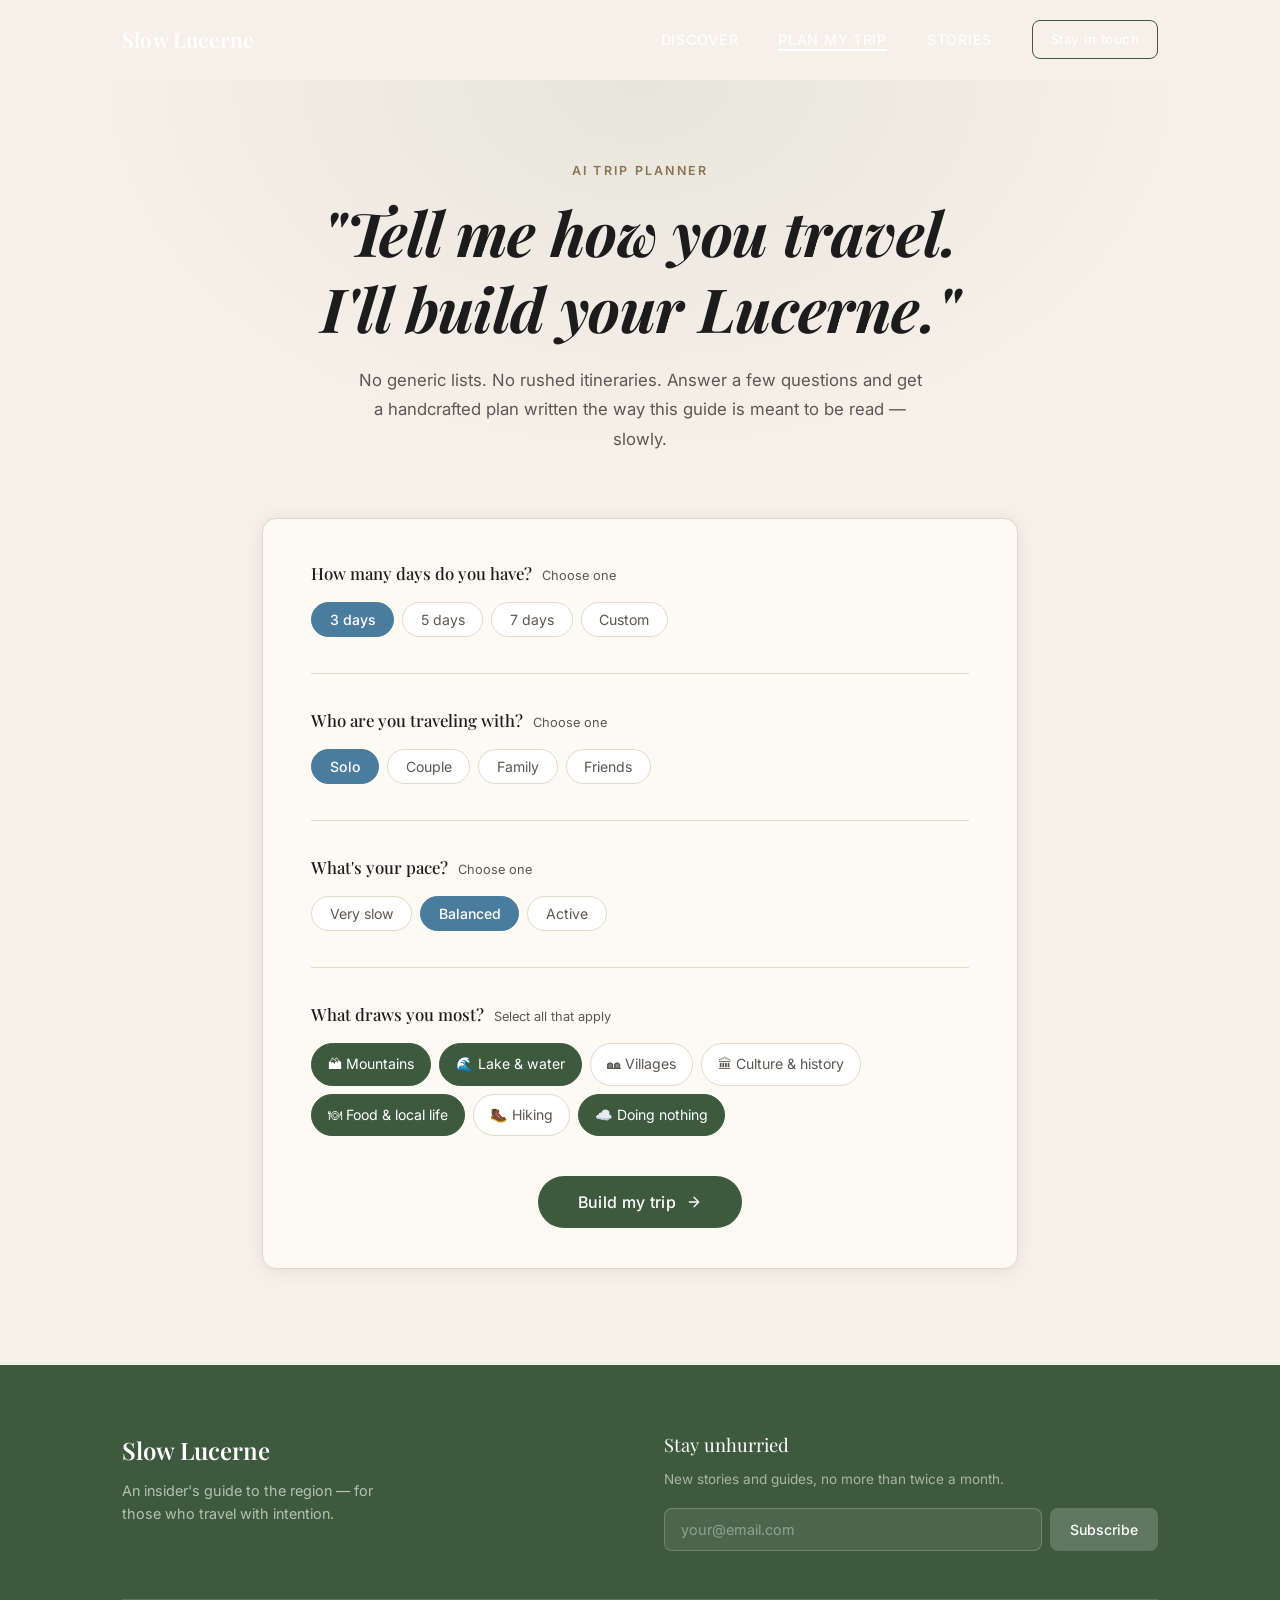
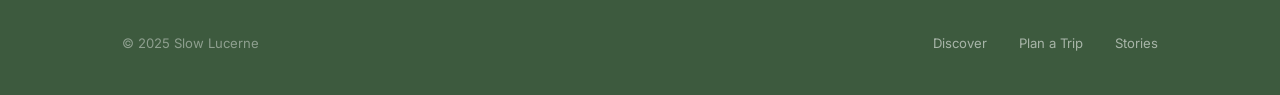
<file: planner.html>
<!DOCTYPE html>
<html lang="en">
<head>
  <meta charset="UTF-8" />
  <meta name="viewport" content="width=device-width, initial-scale=1.0" />
  <title>Plan My Trip — Slow Lucerne</title>
  <meta name="description" content="Tell me how you travel. I'll build your personal Lucerne — a handcrafted itinerary that fits who you are." />
  <link rel="stylesheet" href="styles.css" />
  <style>

    /* --- Page layout --- */
    .planner-page {
      min-height: 100vh;
      padding-top: 5rem;
    }

    .planner-hero {
      padding: 5rem 0 4rem;
      text-align: center;
      background: var(--color-bg);
      position: relative;
      overflow: hidden;
    }

    .planner-hero::before {
      content: '';
      position: absolute;
      inset: 0;
      background: radial-gradient(ellipse at 50% 0%, rgba(61,90,62,0.07) 0%, transparent 60%);
      pointer-events: none;
    }

    .planner-hero__eyebrow {
      display: block;
      font-size: 0.78rem;
      font-weight: 600;
      letter-spacing: 0.18em;
      text-transform: uppercase;
      color: var(--color-stone);
      margin-bottom: 0.75rem;
    }

    .planner-hero h1 {
      margin-bottom: 1.25rem;
      font-style: italic;
    }

    .planner-hero p {
      margin: 0 auto;
      max-width: 52ch;
      font-size: 1.05rem;
      color: var(--color-text-muted);
      line-height: 1.75;
    }

    /* --- Form area --- */
    .planner-layout {
      max-width: 820px;
      margin: 0 auto;
      padding: 0 2rem 6rem;
    }

    .planner-form {
      background: var(--color-card-bg);
      border: 1px solid var(--color-border);
      border-radius: var(--radius-lg);
      padding: 2.5rem 3rem;
      box-shadow: var(--shadow-card);
    }

    .planner-form__section {
      margin-bottom: 2.25rem;
    }

    .planner-form__section:last-of-type {
      margin-bottom: 0;
    }

    .planner-form__label {
      display: block;
      font-family: var(--font-serif);
      font-size: 1.05rem;
      font-weight: 500;
      color: var(--color-text);
      margin-bottom: 0.85rem;
    }

    .planner-form__label span {
      font-family: var(--font-sans);
      font-size: 0.8rem;
      font-weight: 400;
      color: var(--color-text-muted);
      margin-left: 0.4rem;
    }

    .planner-form__divider {
      border: none;
      border-top: 1px solid var(--color-border);
      margin: 2rem 0;
    }

    /* Days input */
    .days-row {
      display: flex;
      align-items: center;
      gap: 0.75rem;
      flex-wrap: wrap;
    }

    .days-row .pill-group {
      flex: 1;
    }

    .days-custom {
      display: flex;
      align-items: center;
      gap: 0.5rem;
    }

    .days-custom input[type="number"] {
      width: 64px;
      padding: 0.5rem 0.6rem;
      border-radius: var(--radius);
      border: 1.5px solid var(--color-border);
      background: var(--color-white);
      color: var(--color-text);
      font-family: var(--font-sans);
      font-size: 0.9rem;
      text-align: center;
      outline: none;
      transition: var(--transition);
      display: none;
    }

    .days-custom input[type="number"]:focus {
      border-color: var(--color-blue);
      box-shadow: 0 0 0 3px rgba(74,124,158,0.12);
    }

    .days-custom input[type="number"].visible {
      display: block;
    }

    .days-custom label {
      font-size: 0.85rem;
      color: var(--color-text-muted);
      display: none;
    }

    .days-custom label.visible {
      display: block;
    }

    /* Checkboxes grid */
    .checkbox-grid {
      display: flex;
      flex-wrap: wrap;
      gap: 0.5rem;
    }

    /* Submit area */
    .planner-submit {
      text-align: center;
      margin-top: 2.5rem;
    }

    .planner-submit .btn {
      font-size: 1rem;
      padding: 1rem 2.5rem;
      border-radius: 100px;
      gap: 0.65rem;
    }

    .planner-submit .btn svg {
      transition: transform 0.3s ease;
    }

    .planner-submit .btn:hover svg {
      transform: translateX(3px);
    }

    /* --- Loading state --- */
    .planner-loading {
      display: none;
      text-align: center;
      padding: 4rem 2rem;
      background: var(--color-card-bg);
      border: 1px solid var(--color-border);
      border-radius: var(--radius-lg);
      box-shadow: var(--shadow-card);
      margin-top: 2rem;
    }

    .planner-loading.visible {
      display: block;
    }

    .planner-loading__title {
      font-family: var(--font-serif);
      font-size: 1.4rem;
      font-style: italic;
      color: var(--color-text);
      margin: 1rem 0 0.5rem;
    }

    .planner-loading__sub {
      font-size: 0.9rem;
      color: var(--color-text-muted);
      max-width: none;
    }

    /* --- Result card --- */
    .itinerary-result {
      display: none;
      margin-top: 2rem;
    }

    .itinerary-result.visible {
      display: block;
    }

    .itinerary-header {
      background: var(--color-green);
      color: var(--color-white);
      border-radius: var(--radius-lg) var(--radius-lg) 0 0;
      padding: 2rem 2.5rem;
      display: flex;
      align-items: flex-start;
      justify-content: space-between;
      gap: 1rem;
    }

    .itinerary-header__title {
      font-family: var(--font-serif);
      font-size: 1.5rem;
      font-style: italic;
      color: var(--color-white);
      margin-bottom: 0.3rem;
    }

    .itinerary-header__sub {
      font-size: 0.85rem;
      color: rgba(255,255,255,0.65);
    }

    .itinerary-copy-btn {
      flex-shrink: 0;
      padding: 0.55rem 1.1rem;
      border-radius: var(--radius);
      border: 1.5px solid rgba(255,255,255,0.35);
      background: rgba(255,255,255,0.1);
      color: var(--color-white);
      font-family: var(--font-sans);
      font-size: 0.82rem;
      font-weight: 500;
      cursor: pointer;
      transition: var(--transition);
      display: flex;
      align-items: center;
      gap: 0.4rem;
      white-space: nowrap;
    }

    .itinerary-copy-btn:hover {
      background: rgba(255,255,255,0.2);
      border-color: rgba(255,255,255,0.6);
    }

    .itinerary-copy-btn.copied {
      background: rgba(255,255,255,0.25);
      border-color: rgba(255,255,255,0.7);
    }

    .itinerary-body {
      background: var(--color-card-bg);
      border: 1px solid var(--color-border);
      border-top: none;
      border-radius: 0 0 var(--radius-lg) var(--radius-lg);
      padding: 2.5rem;
    }

    .itinerary-content {
      font-size: 1rem;
      line-height: 1.85;
      color: var(--color-text-muted);
    }

    /* Day sections rendered from API */
    .itinerary-content .day-block {
      margin-bottom: 2.5rem;
      padding-bottom: 2.5rem;
      border-bottom: 1px solid var(--color-border);
    }

    .itinerary-content .day-block:last-child {
      margin-bottom: 0;
      padding-bottom: 0;
      border-bottom: none;
    }

    .itinerary-content .day-title {
      font-family: var(--font-serif);
      font-size: 1.35rem;
      font-weight: 600;
      color: var(--color-text);
      margin-bottom: 1.25rem;
    }

    .itinerary-content .time-slot {
      margin-bottom: 1.25rem;
    }

    .itinerary-content .time-label {
      display: inline-flex;
      align-items: center;
      gap: 0.4rem;
      font-size: 0.75rem;
      font-weight: 600;
      letter-spacing: 0.1em;
      text-transform: uppercase;
      color: var(--color-stone);
      margin-bottom: 0.4rem;
    }

    .itinerary-content .time-label::before {
      content: '';
      display: inline-block;
      width: 20px;
      height: 1.5px;
      background: var(--color-stone);
    }

    .itinerary-content p {
      max-width: none;
      color: var(--color-text-muted);
    }

    /* Error state */
    .planner-error {
      display: none;
      margin-top: 2rem;
      padding: 1.5rem;
      background: #FEF2F2;
      border: 1px solid #FECACA;
      border-radius: var(--radius);
      color: #991B1B;
      font-size: 0.92rem;
    }

    .planner-error.visible {
      display: block;
    }

    /* Responsive */
    @media (max-width: 640px) {
      .planner-form {
        padding: 1.75rem 1.5rem;
      }

      .itinerary-header {
        flex-direction: column;
        padding: 1.75rem;
      }

      .itinerary-body {
        padding: 1.75rem;
      }
    }
  </style>
</head>
<body class="planner-page">

  <!-- ===================== NAVIGATION ===================== -->
  <nav class="nav scrolled" id="nav">
    <div class="nav__inner">
      <a href="index.html" class="nav__logo">Slow Lucerne</a>
      <ul class="nav__links">
        <li><a href="discover.html">Discover</a></li>
        <li><a href="planner.html" class="active">Plan My Trip</a></li>
        <li><a href="stories.html">Stories</a></li>
        <li><a href="index.html#newsletter" class="btn btn--secondary" style="padding:0.45rem 1.1rem; font-size:0.82rem; letter-spacing:0.04em; text-transform:none;">Stay in touch</a></li>
      </ul>
    </div>
  </nav>

  <!-- ===================== HERO ===================== -->
  <section class="planner-hero">
    <div class="container">
      <span class="planner-hero__eyebrow reveal">AI Trip Planner</span>
      <h1 class="reveal reveal--delay-1">"Tell me how you travel.<br>I'll build your Lucerne."</h1>
      <p class="reveal reveal--delay-2">
        No generic lists. No rushed itineraries. Answer a few questions and get a handcrafted
        plan written the way this guide is meant to be read — slowly.
      </p>
    </div>
  </section>

  <!-- ===================== PLANNER FORM ===================== -->
  <main class="planner-layout">

    <form class="planner-form reveal" id="planner-form" onsubmit="handlePlannerSubmit(event)" novalidate>

      <!-- Days -->
      <div class="planner-form__section">
        <label class="planner-form__label">
          How many days do you have?
          <span>Choose one</span>
        </label>
        <div class="days-row">
          <div class="pill-group" id="days-pills">
            <button type="button" class="pill selected" data-value="3">3 days</button>
            <button type="button" class="pill" data-value="5">5 days</button>
            <button type="button" class="pill" data-value="7">7 days</button>
            <button type="button" class="pill" data-value="custom">Custom</button>
          </div>
          <div class="days-custom">
            <input
              type="number"
              id="custom-days"
              min="1"
              max="21"
              placeholder="e.g. 4"
              aria-label="Custom number of days"
            />
            <label for="custom-days">days</label>
          </div>
        </div>
      </div>

      <hr class="planner-form__divider" />

      <!-- Travel group -->
      <div class="planner-form__section">
        <label class="planner-form__label">
          Who are you traveling with?
          <span>Choose one</span>
        </label>
        <div class="pill-group" id="group-pills">
          <button type="button" class="pill selected" data-value="Solo">Solo</button>
          <button type="button" class="pill" data-value="Couple">Couple</button>
          <button type="button" class="pill" data-value="Family">Family</button>
          <button type="button" class="pill" data-value="Friends">Friends</button>
        </div>
      </div>

      <hr class="planner-form__divider" />

      <!-- Pace -->
      <div class="planner-form__section">
        <label class="planner-form__label">
          What's your pace?
          <span>Choose one</span>
        </label>
        <div class="pill-group" id="pace-pills">
          <button type="button" class="pill" data-value="Very slow">Very slow</button>
          <button type="button" class="pill selected" data-value="Balanced">Balanced</button>
          <button type="button" class="pill" data-value="Active">Active</button>
        </div>
      </div>

      <hr class="planner-form__divider" />

      <!-- Interests -->
      <div class="planner-form__section">
        <label class="planner-form__label">
          What draws you most?
          <span>Select all that apply</span>
        </label>
        <div class="checkbox-grid">
          <label class="checkbox-pill">
            <input type="checkbox" name="interests" value="Mountains" checked />
            🏔 Mountains
          </label>
          <label class="checkbox-pill">
            <input type="checkbox" name="interests" value="Lake & water" checked />
            🌊 Lake & water
          </label>
          <label class="checkbox-pill">
            <input type="checkbox" name="interests" value="Villages" />
            🏘 Villages
          </label>
          <label class="checkbox-pill">
            <input type="checkbox" name="interests" value="Culture & history" />
            🏛 Culture & history
          </label>
          <label class="checkbox-pill">
            <input type="checkbox" name="interests" value="Food & local life" checked />
            🍽 Food & local life
          </label>
          <label class="checkbox-pill">
            <input type="checkbox" name="interests" value="Hiking" />
            🥾 Hiking
          </label>
          <label class="checkbox-pill">
            <input type="checkbox" name="interests" value="Doing nothing" checked />
            ☁️ Doing nothing
          </label>
        </div>
      </div>

      <!-- Submit -->
      <div class="planner-submit">
        <button type="submit" class="btn btn--primary" id="submit-btn">
          Build my trip
          <svg width="16" height="16" viewBox="0 0 24 24" fill="none" stroke="currentColor" stroke-width="2" stroke-linecap="round" stroke-linejoin="round"><path d="M5 12h14M12 5l7 7-7 7"/></svg>
        </button>
      </div>

    </form>

    <!-- Loading -->
    <div class="planner-loading" id="planner-loading">
      <div class="loading-dots">
        <span></span><span></span><span></span>
      </div>
      <div class="planner-loading__title">Crafting your Lucerne...</div>
      <p class="planner-loading__sub">Thinking about your pace, your people, what draws you here.</p>
    </div>

    <!-- Error -->
    <div class="planner-error" id="planner-error"></div>

    <!-- Result -->
    <div class="itinerary-result" id="itinerary-result">
      <div class="itinerary-header">
        <div>
          <div class="itinerary-header__title" id="itinerary-title">Your Lucerne</div>
          <div class="itinerary-header__sub" id="itinerary-meta">Personalized slow travel itinerary</div>
        </div>
        <button class="itinerary-copy-btn" id="copy-btn" onclick="copyItinerary()">
          <svg width="13" height="13" viewBox="0 0 24 24" fill="none" stroke="currentColor" stroke-width="2" stroke-linecap="round" stroke-linejoin="round">
            <rect x="9" y="9" width="13" height="13" rx="2" ry="2"/><path d="M5 15H4a2 2 0 01-2-2V4a2 2 0 012-2h9a2 2 0 012 2v1"/>
          </svg>
          Copy itinerary
        </button>
      </div>
      <div class="itinerary-body">
        <div class="itinerary-content" id="itinerary-content"></div>
      </div>
    </div>

    <!-- New trip CTA after result -->
    <div id="new-trip-cta" style="display:none; text-align:center; margin-top:2rem;">
      <button class="btn btn--secondary" onclick="resetPlanner()">Plan a different trip</button>
    </div>

  </main>

  <!-- ===================== FOOTER ===================== -->
  <footer class="footer">
    <div class="footer__inner">
      <div class="footer__top">
        <div class="footer__brand">
          <div class="footer__brand-name">Slow Lucerne</div>
          <p class="footer__brand-tagline">An insider's guide to the region — for those who travel with intention.</p>
        </div>
        <div class="footer__newsletter">
          <div class="footer__newsletter-label">Stay unhurried</div>
          <p class="footer__newsletter-hint">New stories and guides, no more than twice a month.</p>
          <form class="footer__form" onsubmit="handleNewsletterSubmit(event)">
            <input type="email" class="footer__input" placeholder="your@email.com" required aria-label="Email address" />
            <button type="submit" class="footer__submit">Subscribe</button>
          </form>
        </div>
      </div>
      <div class="footer__bottom">
        <span>© 2025 Slow Lucerne</span>
        <nav class="footer__nav">
          <a href="discover.html">Discover</a>
          <a href="planner.html">Plan a Trip</a>
          <a href="stories.html">Stories</a>
        </nav>
      </div>
    </div>
  </footer>

  <!-- ===================== SCRIPTS ===================== -->
  <script src="script.js"></script>
  <script>

    // --- Pill toggle logic ---
    function setupPillGroup(groupId, multiSelect = false) {
      const group = document.getElementById(groupId);
      if (!group) return;
      group.querySelectorAll('.pill').forEach(pill => {
        pill.addEventListener('click', function () {
          if (!multiSelect) {
            group.querySelectorAll('.pill').forEach(p => p.classList.remove('selected'));
            this.classList.add('selected');

            // Handle custom days
            if (groupId === 'days-pills') {
              const customInput = document.getElementById('custom-days');
              const customLabel = document.querySelector('.days-custom label');
              if (this.dataset.value === 'custom') {
                customInput.classList.add('visible');
                customLabel.classList.add('visible');
                customInput.focus();
              } else {
                customInput.classList.remove('visible');
                customLabel.classList.remove('visible');
              }
            }
          } else {
            this.classList.toggle('selected');
          }
        });
      });
    }

    setupPillGroup('days-pills');
    setupPillGroup('group-pills');
    setupPillGroup('pace-pills');

    // --- Get form values ---
    function getFormValues() {
      // Days
      const daysPill = document.querySelector('#days-pills .pill.selected');
      let days;
      if (daysPill && daysPill.dataset.value === 'custom') {
        days = document.getElementById('custom-days').value || '3';
      } else {
        days = daysPill ? daysPill.dataset.value : '3';
      }

      // Group
      const groupPill = document.querySelector('#group-pills .pill.selected');
      const group = groupPill ? groupPill.dataset.value : 'Solo';

      // Pace
      const pacePill = document.querySelector('#pace-pills .pill.selected');
      const pace = pacePill ? pacePill.dataset.value : 'Balanced';

      // Interests
      const interests = Array.from(
        document.querySelectorAll('input[name="interests"]:checked')
      ).map(cb => cb.value);

      return { days, group, pace, interests };
    }

    // --- Build prompt ---
    function buildUserPrompt(values) {
      const interestsList = values.interests.length > 0
        ? values.interests.join(', ')
        : 'general slow travel';

      return `Please create a personalized slow travel itinerary for the Lucerne region based on the following:

- Duration: ${values.days} days
- Traveling as: ${values.group}
- Preferred pace: ${values.pace}
- Drawn most to: ${interestsList}

Please structure the itinerary day by day. For each day, write three sections: Morning, Afternoon, and Evening. Write in flowing, narrative paragraphs — not bullet points. Make the traveler feel like they're already there. Keep the tone warm, unhurried, and insider. Reference specific places in the region.`;
    }

    // --- Parse and render the itinerary HTML ---
    function renderItinerary(text) {
      const container = document.getElementById('itinerary-content');

      // Split by Day markers
      const dayPattern = /\*?\*?Day\s+(\d+|One|Two|Three|Four|Five|Six|Seven)\b[^*\n]*/gi;

      // Split text into segments by "Day X" headings
      const segments = text.split(/(?=\*?\*?Day\s+\d+)/i);

      let html = '';

      segments.forEach(segment => {
        segment = segment.trim();
        if (!segment) return;

        // Extract day title
        const dayMatch = segment.match(/^(\*?\*?Day\s+\d+[^\n]*)/i);
        const dayTitle = dayMatch ? dayMatch[1].replace(/\*+/g, '').trim() : null;
        const body = dayMatch ? segment.slice(dayMatch[0].length).trim() : segment;

        html += '<div class="day-block">';
        if (dayTitle) {
          html += `<div class="day-title">${escapeHtml(dayTitle)}</div>`;
        }

        // Split by Morning / Afternoon / Evening
        const timePattern = /\*?\*?(Morning|Afternoon|Evening)\*?\*?/gi;
        const timeParts = body.split(timePattern);

        let i = 0;
        // First part before first time label (if any)
        if (timeParts[0] && timeParts[0].trim()) {
          html += `<p>${formatParagraphs(timeParts[0])}</p>`;
          i = 1;
        } else {
          i = 1;
        }

        while (i < timeParts.length) {
          const label = timeParts[i];
          const content = timeParts[i + 1] || '';
          if (label && /morning|afternoon|evening/i.test(label)) {
            html += `<div class="time-slot">`;
            html += `<div class="time-label">${escapeHtml(label.trim())}</div>`;
            html += `<p>${formatParagraphs(content)}</p>`;
            html += `</div>`;
          }
          i += 2;
        }

        html += '</div>';
      });

      // If parsing found nothing structured, just show as paragraphs
      if (!html || html === '') {
        html = text.split('\n\n').map(p => p.trim())
          .filter(Boolean)
          .map(p => `<p>${escapeHtml(p)}</p>`)
          .join('');
      }

      container.innerHTML = html;
    }

    function formatParagraphs(text) {
      return text
        .replace(/\*\*(.+?)\*\*/g, '<strong>$1</strong>')
        .replace(/\*(.+?)\*/g, '<em>$1</em>')
        .trim()
        .split('\n\n')
        .filter(p => p.trim())
        .map(p => escapeHtml(p.trim()))
        .join('</p><p>');
    }

    function escapeHtml(str) {
      return str
        .replace(/&/g, '&amp;')
        .replace(/</g, '&lt;')
        .replace(/>/g, '&gt;');
    }

    // --- Main submit handler ---
    async function handlePlannerSubmit(e) {
      e.preventDefault();

      const values = getFormValues();
      const form = document.getElementById('planner-form');
      const loading = document.getElementById('planner-loading');
      const result = document.getElementById('itinerary-result');
      const error = document.getElementById('planner-error');
      const newTripCta = document.getElementById('new-trip-cta');

      // Show loading
      form.style.display = 'none';
      loading.classList.add('visible');
      result.classList.remove('visible');
      error.classList.remove('visible');
      newTripCta.style.display = 'none';

      const systemPrompt = `You are a warm, knowledgeable slow travel insider for the Lucerne region in Switzerland. You lived there and know it deeply — not as a tourist, but as a resident. You give personalized travel itineraries that feel handcrafted, not generic. You write in a calm, inviting tone. Never use bullet points — write in flowing paragraphs. Structure each day as Morning, Afternoon, Evening. Make the traveler feel like they're already there.`;

      const userPrompt = buildUserPrompt(values);

      try {
        const response = await fetch('https://api.anthropic.com/v1/messages', {
          method: 'POST',
          headers: {
            'Content-Type': 'application/json',
            'x-api-key': window.ANTHROPIC_API_KEY || '',
            'anthropic-version': '2023-06-01',
            'anthropic-dangerous-direct-browser-access': 'true'
          },
          body: JSON.stringify({
            model: 'claude-sonnet-4-20250514',
            max_tokens: 2048,
            system: systemPrompt,
            messages: [
              { role: 'user', content: userPrompt }
            ]
          })
        });

        if (!response.ok) {
          const errData = await response.json().catch(() => ({}));
          throw new Error(errData.error?.message || `API error: ${response.status}`);
        }

        const data = await response.json();
        const itineraryText = data.content?.[0]?.text || '';

        if (!itineraryText) {
          throw new Error('No itinerary was returned. Please try again.');
        }

        // Update header
        const interestStr = values.interests.slice(0, 2).join(' & ');
        document.getElementById('itinerary-title').textContent =
          `${values.days}-Day Lucerne for ${values.group === 'Solo' ? 'a Solo Traveler' : values.group}`;
        document.getElementById('itinerary-meta').textContent =
          `${values.pace} pace · ${interestStr}${values.interests.length > 2 ? ' & more' : ''}`;

        // Store raw text for copy
        window._itineraryText = itineraryText;

        renderItinerary(itineraryText);

        loading.classList.remove('visible');
        result.classList.add('visible');
        newTripCta.style.display = 'block';

        // Scroll to result
        result.scrollIntoView({ behavior: 'smooth', block: 'start' });

      } catch (err) {
        loading.classList.remove('visible');
        error.textContent = `Something went wrong: ${err.message}`;
        error.classList.add('visible');
        form.style.display = 'block';
      }
    }

    // --- Copy itinerary ---
    function copyItinerary() {
      const text = window._itineraryText || document.getElementById('itinerary-content').innerText;
      navigator.clipboard.writeText(text).then(() => {
        const btn = document.getElementById('copy-btn');
        btn.textContent = '✓ Copied!';
        btn.classList.add('copied');
        setTimeout(() => {
          btn.innerHTML = `<svg width="13" height="13" viewBox="0 0 24 24" fill="none" stroke="currentColor" stroke-width="2" stroke-linecap="round" stroke-linejoin="round"><rect x="9" y="9" width="13" height="13" rx="2" ry="2"/><path d="M5 15H4a2 2 0 01-2-2V4a2 2 0 012-2h9a2 2 0 012 2v1"/></svg> Copy itinerary`;
          btn.classList.remove('copied');
        }, 2500);
      }).catch(() => {
        // fallback
        const textArea = document.createElement('textarea');
        textArea.value = text;
        textArea.style.position = 'fixed';
        textArea.style.opacity = '0';
        document.body.appendChild(textArea);
        textArea.select();
        document.execCommand('copy');
        document.body.removeChild(textArea);
      });
    }

    // --- Reset ---
    function resetPlanner() {
      const form = document.getElementById('planner-form');
      const result = document.getElementById('itinerary-result');
      const newTripCta = document.getElementById('new-trip-cta');
      form.style.display = 'block';
      result.classList.remove('visible');
      newTripCta.style.display = 'none';
      form.scrollIntoView({ behavior: 'smooth', block: 'start' });
    }

    // Newsletter
    function handleNewsletterSubmit(e) {
      e.preventDefault();
      const form = e.target;
      const input = form.querySelector('input');
      const btn = form.querySelector('button');
      btn.textContent = 'You\'re in ✓';
      btn.style.background = 'rgba(255,255,255,0.35)';
      input.value = '';
      input.disabled = true;
      btn.disabled = true;
    }

  </script>

</body>
</html>
</file>
<file: styles.css>
/* ===================================
   SLOW LUCERNE — Global Styles
   Design: Alpine calm. Lake at dawn.
   =================================== */

/* --- Google Fonts Import --- */
@import url('https://fonts.googleapis.com/css2?family=Playfair+Display:ital,wght@0,400;0,500;0,600;0,700;1,400;1,500&family=Inter:wght@300;400;500;600&display=swap');

/* --- CSS Custom Properties --- */
:root {
  --color-bg:        #F5F0E8;
  --color-green:     #3D5A3E;
  --color-blue:      #4A7C9E;
  --color-stone:     #8B7355;
  --color-text:      #1C1C1C;
  --color-text-muted:#5C5752;
  --color-white:     #FFFFFF;
  --color-card-bg:   #FDFAF4;
  --color-border:    #E2DAC8;
  --color-overlay:   rgba(28, 28, 28, 0.42);

  --font-serif:   'Playfair Display', Georgia, serif;
  --font-sans:    'Inter', 'Helvetica Neue', Arial, sans-serif;

  --max-width:    1100px;
  --radius:       8px;
  --radius-lg:    14px;

  --shadow-soft:  0 4px 24px rgba(61, 90, 62, 0.10);
  --shadow-card:  0 2px 16px rgba(28, 28, 28, 0.08);
  --shadow-hover: 0 8px 32px rgba(28, 28, 28, 0.14);

  --transition:   all 0.3s cubic-bezier(0.4, 0, 0.2, 1);
}

/* --- Reset & Base --- */
*, *::before, *::after {
  box-sizing: border-box;
  margin: 0;
  padding: 0;
}

html {
  scroll-behavior: smooth;
  -webkit-font-smoothing: antialiased;
  -moz-osx-font-smoothing: grayscale;
}

body {
  background-color: var(--color-bg);
  color: var(--color-text);
  font-family: var(--font-sans);
  font-size: 17px;
  line-height: 1.75;
  min-height: 100vh;
}

img {
  max-width: 100%;
  display: block;
}

a {
  color: inherit;
  text-decoration: none;
}

ul, ol {
  list-style: none;
}

/* --- Typography --- */
h1, h2, h3, h4, h5 {
  font-family: var(--font-serif);
  line-height: 1.25;
  letter-spacing: -0.01em;
  color: var(--color-text);
}

h1 { font-size: clamp(2.4rem, 5vw, 3.8rem); font-weight: 700; }
h2 { font-size: clamp(1.8rem, 3.5vw, 2.6rem); font-weight: 600; }
h3 { font-size: clamp(1.3rem, 2.5vw, 1.6rem); font-weight: 500; }
h4 { font-size: 1.15rem; font-weight: 500; }

p {
  max-width: 65ch;
  color: var(--color-text-muted);
}

/* --- Layout Utilities --- */
.container {
  max-width: var(--max-width);
  margin: 0 auto;
  padding: 0 2rem;
}

.section {
  padding: 5rem 0;
}

.section--lg {
  padding: 7rem 0;
}

/* --- Navigation --- */
.nav {
  position: fixed;
  top: 0;
  left: 0;
  right: 0;
  z-index: 100;
  padding: 1.25rem 0;
  transition: var(--transition);
}

.nav.scrolled {
  background-color: rgba(245, 240, 232, 0.95);
  backdrop-filter: blur(12px);
  -webkit-backdrop-filter: blur(12px);
  box-shadow: 0 1px 0 var(--color-border);
  padding: 0.9rem 0;
}

.nav__inner {
  max-width: var(--max-width);
  margin: 0 auto;
  padding: 0 2rem;
  display: flex;
  align-items: center;
  justify-content: space-between;
}

.nav__logo {
  font-family: var(--font-serif);
  font-size: 1.3rem;
  font-weight: 600;
  color: var(--color-white);
  letter-spacing: 0.01em;
  transition: var(--transition);
}

.nav.scrolled .nav__logo {
  color: var(--color-green);
}

.nav__links {
  display: flex;
  align-items: center;
  gap: 2.5rem;
}

.nav__links a {
  font-size: 0.9rem;
  font-weight: 500;
  letter-spacing: 0.05em;
  text-transform: uppercase;
  color: rgba(255, 255, 255, 0.88);
  transition: var(--transition);
  position: relative;
}

.nav__links a::after {
  content: '';
  position: absolute;
  bottom: -3px;
  left: 0;
  width: 0;
  height: 1.5px;
  background: currentColor;
  transition: width 0.3s ease;
}

.nav__links a:hover::after,
.nav__links a.active::after {
  width: 100%;
}

.nav__links a:hover {
  color: rgba(255, 255, 255, 1);
}

.nav.scrolled .nav__links a {
  color: var(--color-text-muted);
}

.nav.scrolled .nav__links a:hover {
  color: var(--color-green);
}

.nav.scrolled .nav__links a.active {
  color: var(--color-green);
}

/* --- Hero --- */
.hero {
  position: relative;
  height: 100vh;
  min-height: 600px;
  max-height: 900px;
  display: flex;
  align-items: center;
  justify-content: center;
  overflow: hidden;
}

.hero__bg {
  position: absolute;
  inset: 0;
  width: 100%;
  height: 100%;
  object-fit: cover;
  object-position: center 40%;
}

.hero__overlay {
  position: absolute;
  inset: 0;
  background: linear-gradient(
    to bottom,
    rgba(28, 28, 28, 0.30) 0%,
    rgba(28, 28, 28, 0.50) 50%,
    rgba(28, 28, 28, 0.65) 100%
  );
}

.hero__content {
  position: relative;
  z-index: 2;
  text-align: center;
  padding: 0 1.5rem;
  max-width: 820px;
}

.hero__eyebrow {
  display: inline-block;
  font-size: 0.8rem;
  font-weight: 500;
  letter-spacing: 0.18em;
  text-transform: uppercase;
  color: rgba(255, 255, 255, 0.72);
  margin-bottom: 1.25rem;
}

.hero__title {
  font-family: var(--font-serif);
  font-size: clamp(2.8rem, 7vw, 5rem);
  font-weight: 700;
  color: var(--color-white);
  line-height: 1.12;
  margin-bottom: 1.5rem;
  text-shadow: 0 2px 24px rgba(0,0,0,0.3);
}

.hero__title em {
  font-style: italic;
  font-weight: 400;
}

.hero__subtitle {
  font-size: clamp(1rem, 2vw, 1.2rem);
  color: rgba(255, 255, 255, 0.85);
  max-width: 52ch;
  margin: 0 auto 2.5rem;
  line-height: 1.65;
}

.hero__scroll {
  position: absolute;
  bottom: 2.5rem;
  left: 50%;
  transform: translateX(-50%);
  z-index: 2;
  display: flex;
  flex-direction: column;
  align-items: center;
  gap: 0.5rem;
  color: rgba(255, 255, 255, 0.6);
  font-size: 0.75rem;
  letter-spacing: 0.12em;
  text-transform: uppercase;
  animation: float 2.5s ease-in-out infinite;
}

.hero__scroll svg {
  opacity: 0.6;
}

@keyframes float {
  0%, 100% { transform: translateX(-50%) translateY(0); }
  50%       { transform: translateX(-50%) translateY(6px); }
}

/* --- Buttons --- */
.btn {
  display: inline-flex;
  align-items: center;
  gap: 0.5rem;
  padding: 0.85rem 2rem;
  border-radius: var(--radius);
  font-family: var(--font-sans);
  font-size: 0.9rem;
  font-weight: 500;
  letter-spacing: 0.02em;
  cursor: pointer;
  transition: var(--transition);
  border: none;
  text-decoration: none;
}

.btn--primary {
  background: var(--color-green);
  color: var(--color-white);
}

.btn--primary:hover {
  background: #2e4430;
  transform: translateY(-1px);
  box-shadow: var(--shadow-soft);
}

.btn--secondary {
  background: transparent;
  color: var(--color-green);
  border: 1.5px solid var(--color-green);
}

.btn--secondary:hover {
  background: var(--color-green);
  color: var(--color-white);
  transform: translateY(-1px);
}

.btn--ghost {
  background: rgba(255, 255, 255, 0.15);
  color: var(--color-white);
  border: 1.5px solid rgba(255, 255, 255, 0.4);
  backdrop-filter: blur(4px);
}

.btn--ghost:hover {
  background: rgba(255, 255, 255, 0.28);
  border-color: rgba(255, 255, 255, 0.7);
  transform: translateY(-1px);
}

.btn--blue {
  background: var(--color-blue);
  color: var(--color-white);
}

.btn--blue:hover {
  background: #3a6a8a;
  transform: translateY(-1px);
  box-shadow: var(--shadow-soft);
}

/* --- Cards --- */
.card {
  background: var(--color-card-bg);
  border-radius: var(--radius-lg);
  overflow: hidden;
  box-shadow: var(--shadow-card);
  transition: var(--transition);
  border: 1px solid var(--color-border);
}

.card:hover {
  transform: translateY(-4px);
  box-shadow: var(--shadow-hover);
}

.card__image {
  width: 100%;
  height: 200px;
  object-fit: cover;
  border-radius: var(--radius) var(--radius) 0 0;
}

.card__body {
  padding: 1.5rem;
}

.card__tag {
  display: inline-block;
  font-size: 0.72rem;
  font-weight: 600;
  letter-spacing: 0.1em;
  text-transform: uppercase;
  padding: 0.3rem 0.75rem;
  border-radius: 100px;
  margin-bottom: 0.75rem;
}

.card__tag--green {
  background: rgba(61, 90, 62, 0.1);
  color: var(--color-green);
}

.card__tag--blue {
  background: rgba(74, 124, 158, 0.1);
  color: var(--color-blue);
}

.card__tag--stone {
  background: rgba(139, 115, 85, 0.1);
  color: var(--color-stone);
}

.card__title {
  font-family: var(--font-serif);
  font-size: 1.3rem;
  font-weight: 600;
  color: var(--color-text);
  margin-bottom: 0.6rem;
  line-height: 1.3;
}

.card__desc {
  font-size: 0.93rem;
  color: var(--color-text-muted);
  line-height: 1.65;
  max-width: none;
}

.card__link {
  display: inline-flex;
  align-items: center;
  gap: 0.35rem;
  margin-top: 1.25rem;
  font-size: 0.88rem;
  font-weight: 500;
  color: var(--color-green);
  transition: var(--transition);
}

.card__link:hover {
  gap: 0.6rem;
  color: #2e4430;
}

/* --- Section Headers --- */
.section-header {
  text-align: center;
  margin-bottom: 3.5rem;
}

.section-header__eyebrow {
  display: block;
  font-size: 0.78rem;
  font-weight: 600;
  letter-spacing: 0.18em;
  text-transform: uppercase;
  color: var(--color-stone);
  margin-bottom: 0.75rem;
}

.section-header h2 {
  margin-bottom: 1rem;
}

.section-header p {
  margin: 0 auto;
  font-size: 1.05rem;
  color: var(--color-text-muted);
}

/* --- Divider --- */
.divider {
  width: 48px;
  height: 2px;
  background: var(--color-stone);
  margin: 1.25rem auto;
  opacity: 0.5;
}

/* --- Footer --- */
.footer {
  background: var(--color-green);
  color: rgba(255, 255, 255, 0.85);
  padding: 4rem 0 2.5rem;
}

.footer__inner {
  max-width: var(--max-width);
  margin: 0 auto;
  padding: 0 2rem;
}

.footer__top {
  display: grid;
  grid-template-columns: 1fr 1fr;
  gap: 3rem;
  padding-bottom: 3rem;
  border-bottom: 1px solid rgba(255,255,255,0.15);
  margin-bottom: 2rem;
}

.footer__brand-name {
  font-family: var(--font-serif);
  font-size: 1.5rem;
  font-weight: 600;
  color: var(--color-white);
  margin-bottom: 0.5rem;
}

.footer__brand-tagline {
  font-size: 0.9rem;
  color: rgba(255, 255, 255, 0.62);
  max-width: 32ch;
  line-height: 1.6;
}

.footer__newsletter-label {
  font-family: var(--font-serif);
  font-size: 1.15rem;
  color: var(--color-white);
  margin-bottom: 0.4rem;
}

.footer__newsletter-hint {
  font-size: 0.85rem;
  color: rgba(255, 255, 255, 0.55);
  margin-bottom: 1rem;
}

.footer__form {
  display: flex;
  gap: 0.5rem;
}

.footer__input {
  flex: 1;
  padding: 0.75rem 1rem;
  border-radius: var(--radius);
  border: 1.5px solid rgba(255, 255, 255, 0.2);
  background: rgba(255, 255, 255, 0.08);
  color: var(--color-white);
  font-family: var(--font-sans);
  font-size: 0.9rem;
  outline: none;
  transition: var(--transition);
}

.footer__input::placeholder {
  color: rgba(255, 255, 255, 0.38);
}

.footer__input:focus {
  border-color: rgba(255, 255, 255, 0.5);
  background: rgba(255, 255, 255, 0.12);
}

.footer__submit {
  padding: 0.75rem 1.25rem;
  border-radius: var(--radius);
  border: none;
  background: rgba(255, 255, 255, 0.18);
  color: var(--color-white);
  font-family: var(--font-sans);
  font-size: 0.88rem;
  font-weight: 500;
  cursor: pointer;
  transition: var(--transition);
  white-space: nowrap;
}

.footer__submit:hover {
  background: rgba(255, 255, 255, 0.28);
}

.footer__bottom {
  display: flex;
  align-items: center;
  justify-content: space-between;
  font-size: 0.82rem;
  color: rgba(255, 255, 255, 0.42);
}

.footer__nav {
  display: flex;
  gap: 2rem;
}

.footer__nav a {
  color: rgba(255, 255, 255, 0.55);
  transition: color 0.2s;
}

.footer__nav a:hover {
  color: rgba(255, 255, 255, 0.9);
}

/* --- Scroll Animations --- */
.reveal {
  opacity: 0;
  transform: translateY(28px);
  transition: opacity 0.7s ease, transform 0.7s ease;
}

.reveal.visible {
  opacity: 1;
  transform: translateY(0);
}

.reveal--delay-1 { transition-delay: 0.1s; }
.reveal--delay-2 { transition-delay: 0.2s; }
.reveal--delay-3 { transition-delay: 0.3s; }
.reveal--delay-4 { transition-delay: 0.4s; }

/* --- Forms --- */
.form-group {
  margin-bottom: 1.5rem;
}

.form-label {
  display: block;
  font-size: 0.9rem;
  font-weight: 500;
  color: var(--color-text);
  margin-bottom: 0.5rem;
}

.form-control {
  width: 100%;
  padding: 0.8rem 1rem;
  border-radius: var(--radius);
  border: 1.5px solid var(--color-border);
  background: var(--color-white);
  color: var(--color-text);
  font-family: var(--font-sans);
  font-size: 0.95rem;
  outline: none;
  transition: var(--transition);
  appearance: none;
  -webkit-appearance: none;
}

.form-control:focus {
  border-color: var(--color-blue);
  box-shadow: 0 0 0 3px rgba(74, 124, 158, 0.12);
}

/* --- Pill Toggles (for select-style groups) --- */
.pill-group {
  display: flex;
  flex-wrap: wrap;
  gap: 0.5rem;
}

.pill {
  padding: 0.5rem 1.1rem;
  border-radius: 100px;
  border: 1.5px solid var(--color-border);
  background: var(--color-white);
  color: var(--color-text-muted);
  font-family: var(--font-sans);
  font-size: 0.88rem;
  font-weight: 400;
  cursor: pointer;
  transition: var(--transition);
  user-select: none;
}

.pill:hover {
  border-color: var(--color-blue);
  color: var(--color-blue);
}

.pill.selected {
  background: var(--color-blue);
  border-color: var(--color-blue);
  color: var(--color-white);
  font-weight: 500;
}

/* --- Checkbox Pills --- */
.checkbox-pill {
  display: inline-flex;
  align-items: center;
  gap: 0.4rem;
  padding: 0.5rem 1rem;
  border-radius: 100px;
  border: 1.5px solid var(--color-border);
  background: var(--color-white);
  color: var(--color-text-muted);
  font-family: var(--font-sans);
  font-size: 0.88rem;
  cursor: pointer;
  transition: var(--transition);
  user-select: none;
}

.checkbox-pill input[type="checkbox"] {
  display: none;
}

.checkbox-pill:has(input:checked) {
  background: var(--color-green);
  border-color: var(--color-green);
  color: var(--color-white);
}

.checkbox-pill:hover {
  border-color: var(--color-green);
  color: var(--color-green);
}

.checkbox-pill:has(input:checked):hover {
  background: #2e4430;
  color: var(--color-white);
}

/* --- Loading State --- */
.loading-state {
  display: none;
  text-align: center;
  padding: 3rem;
}

.loading-state.visible {
  display: block;
}

.loading-dots {
  display: inline-flex;
  gap: 6px;
  align-items: center;
  margin-bottom: 1rem;
}

.loading-dots span {
  width: 8px;
  height: 8px;
  border-radius: 50%;
  background: var(--color-blue);
  animation: pulse-dot 1.4s ease-in-out infinite;
}

.loading-dots span:nth-child(2) { animation-delay: 0.2s; }
.loading-dots span:nth-child(3) { animation-delay: 0.4s; }

@keyframes pulse-dot {
  0%, 80%, 100% { opacity: 0.3; transform: scale(0.8); }
  40%           { opacity: 1;   transform: scale(1);   }
}

/* --- Responsive --- */
@media (max-width: 768px) {
  body { font-size: 16px; }

  .container { padding: 0 1.25rem; }

  .section { padding: 3.5rem 0; }
  .section--lg { padding: 5rem 0; }

  .footer__top {
    grid-template-columns: 1fr;
    gap: 2rem;
  }

  .footer__bottom {
    flex-direction: column;
    gap: 1rem;
    text-align: center;
  }

  .footer__form {
    flex-direction: column;
  }

  .nav__links {
    gap: 1.5rem;
  }
}

@media (max-width: 480px) {
  .nav__links {
    display: none;
  }

  .hero__title {
    font-size: 2.4rem;
  }
}
</file>
